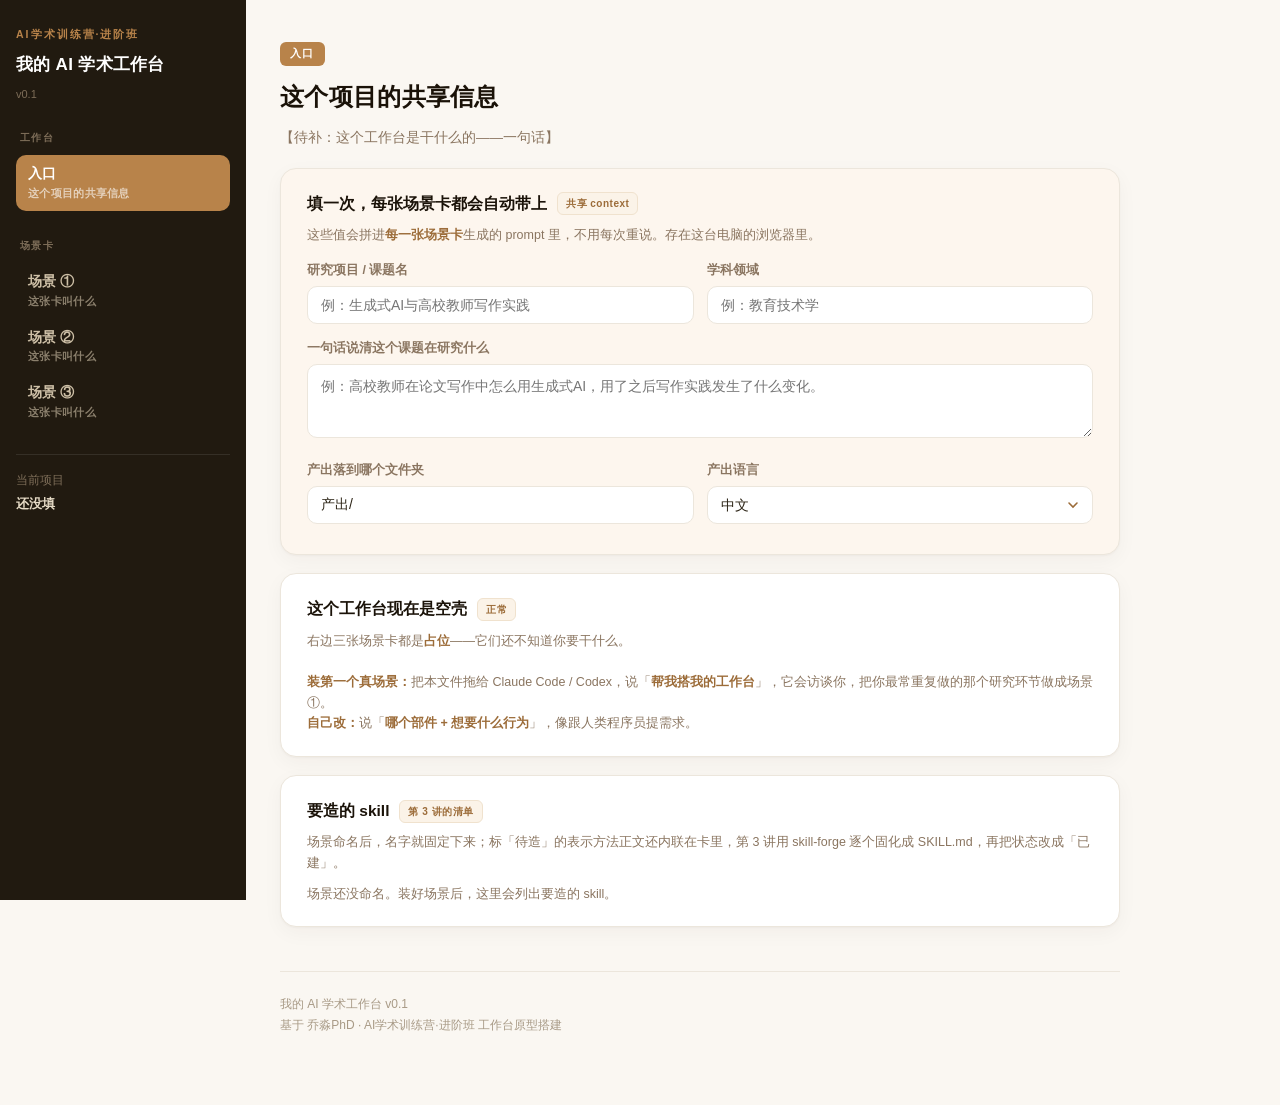
<file: skills/project-setting/原型/AI工作台-原型.html>
<!DOCTYPE html>
<html lang="zh-CN">
<head>
<meta charset="UTF-8">
<meta name="viewport" content="width=device-width, initial-scale=1.0">
<title>我的 AI 学术工作台</title>
<!--
  ═══════════════════════════════════════════════════════════════
  AI 学术工作台 · 原型
  乔淼PhD · AI学术训练营·进阶班 | 学员个人工作台起点

  ── 你要改的东西都在下面 <script> 开头的四个常量里 ──────────
  WB_NAME / WB_OWNER / WB_PURPOSE / WB_VERSION
  导航、页脚、标签页标题都由它们自动填，不要在 HTML 里手写。

  ── 版本约定 ──────────────────────────────────────────────
    0.x  = 还在自己折腾，没给别人用
    1.0  = 第一个真正拿来干活 / 给别人用的版本
    1.x  = 之后的迭代
  每改完一轮：WB_VERSION 加 0.1 + 在 工作台版本/CHANGELOG.md 记一条。
  想冻结快照：在本文件夹跑 ./快照.sh

  ── 这个工作台现在是空壳 ──────────────────────────────────
  三张场景卡都是占位。第 2 讲用 workbench-builder 往里装第一个真场景。
  想自己改：把本文件拖给 Claude Code / Codex，说「哪个部件 + 想要什么行为」。
  ═══════════════════════════════════════════════════════════════
-->
<style>
  :root {
    --ink:#2c2416; --ink-strong:#1a1208; --muted:#8a7560; --faint:#a89a86;
    --line:#ece6dc; --line-soft:#f3efe7; --card:#ffffff; --bg:#faf7f2;
    --accent:#b8834a; --accent-dk:#9c6c39; --accent-sft:#fbf3e8;
    --code-bg:#211a10; --code-ink:#ece3d2;
    --nav-bg:#211a10; --nav-ink:#cdbfa6;
    --ok:#5c7f52; --ok-sft:#eef3ec;
  }
  * { box-sizing:border-box; margin:0; padding:0; }
  body { font-family:-apple-system,"PingFang SC","Microsoft YaHei","Segoe UI",sans-serif;
    background:var(--bg); color:var(--ink); line-height:1.7; -webkit-font-smoothing:antialiased; }
  .shell { display:flex; min-height:100vh; align-items:stretch; }

  .nav { width:246px; flex-shrink:0; background:var(--nav-bg); color:var(--nav-ink); padding:26px 16px 30px; position:sticky; top:0; height:100vh; overflow-y:auto; }
  .nav .brand { font-size:10.5px; letter-spacing:2px; text-transform:uppercase; color:var(--accent); font-weight:700; }
  .nav h1 { font-size:17px; font-weight:800; color:#fff; margin-top:7px; letter-spacing:.3px; }
  .nav .ver { font-size:11px; color:#7d6d58; margin-top:5px; }
  .nav-group { font-size:10px; letter-spacing:1.4px; text-transform:uppercase; color:#7d6d58; font-weight:700; margin:26px 0 9px 4px; }
  .nav-item { display:block; width:100%; text-align:left; background:none; border:none; color:var(--nav-ink); font-family:inherit;
    font-size:13.5px; font-weight:600; padding:10px 12px; border-radius:10px; cursor:pointer; transition:background .15s,color .15s; line-height:1.4; }
  .nav-item:hover { background:rgba(255,255,255,.06); color:#fff; }
  .nav-item.active { background:var(--accent); color:#fff; }
  .nav-item .ni-sub { display:block; font-size:10.5px; font-weight:600; opacity:.62; margin-top:2px; letter-spacing:.3px; }
  .nav-cur { margin-top:24px; border-top:1px solid rgba(255,255,255,.09); padding-top:16px; font-size:11.5px; color:#7d6d58; }
  .nav-cur b { display:block; color:#e6dbc6; font-size:13px; font-weight:700; margin-top:3px; word-break:break-all; }

  .main { flex:1; min-width:0; padding:38px 34px 70px; }
  .wrap { max-width:840px; }
  .panel { display:none; }
  .panel.active { display:block; }

  .ph-tag { display:inline-block; font-size:10.5px; font-weight:700; letter-spacing:1.4px; color:#fff; background:var(--accent); border-radius:6px; padding:3px 10px; }
  .ph-tag.todo { background:var(--muted); }
  .panel h2 { font-size:24px; font-weight:800; color:var(--ink-strong); margin-top:11px; letter-spacing:.3px; }
  .ph-sub { font-size:13.5px; color:var(--muted); margin-top:9px; max-width:680px; }

  .card { background:var(--card); border:1px solid var(--line); border-radius:16px; padding:22px 26px; margin-top:18px;
    box-shadow:0 1px 2px rgba(44,36,22,.03),0 6px 20px rgba(44,36,22,.04); }
  .card h3 { font-size:15.5px; font-weight:700; color:var(--ink-strong); display:flex; align-items:center; gap:10px; flex-wrap:wrap; }
  .badge-sm { font-size:10px; font-weight:700; letter-spacing:.5px; color:var(--accent-dk); background:var(--accent-sft); border:1px solid #f0e2ce; border-radius:6px; padding:2px 8px; }
  .badge-sm.ok { color:var(--ok); background:var(--ok-sft); border-color:#dce6d8; }
  .hint { font-size:12.5px; color:var(--muted); margin-top:8px; line-height:1.65; }
  .hint b { color:var(--accent-dk); }

  .zone-input  { background:#fdf6ee; }
  .zone-skill  { background:#fbf2e0; border-left:4px solid var(--accent); }
  .zone-action { background:#f3f2ea; }

  .fields { display:grid; grid-template-columns:1fr 1fr; gap:13px; margin-top:14px; }
  .fields.one { grid-template-columns:1fr; }
  @media (max-width:720px){ .fields { grid-template-columns:1fr; } }
  .field label { display:block; font-size:12.5px; font-weight:600; color:var(--muted); margin-bottom:5px; }
  input[type="text"], textarea, select {
    width:100%; border:1.5px solid var(--line); border-radius:10px; padding:10px 13px;
    font-size:14px; font-family:inherit; color:var(--ink); background:#fff; transition:border-color .18s,box-shadow .18s; }
  textarea { min-height:74px; resize:vertical; line-height:1.6; }
  input:focus, textarea:focus, select:focus { outline:none; border-color:var(--accent); box-shadow:0 0 0 3px rgba(184,131,74,.13); }
  select { appearance:none; background-image:url("data:image/svg+xml;utf8,<svg xmlns='http://www.w3.org/2000/svg' width='12' height='12' viewBox='0 0 12 12'><path d='M2 4l4 4 4-4' fill='none' stroke='%239c6c39' stroke-width='1.6' stroke-linecap='round'/></svg>"); background-repeat:no-repeat; background-position:right 13px center; padding-right:34px; cursor:pointer; }

  .actions { display:flex; gap:10px; margin-top:16px; flex-wrap:wrap; }
  button.btn { border:none; border-radius:10px; padding:11px 20px; font-size:14px; font-weight:700; cursor:pointer; font-family:inherit; transition:background .18s,transform .05s; }
  .btn-primary { background:var(--accent); color:#fff; box-shadow:0 2px 8px rgba(184,131,74,.28); }
  .btn-primary:hover { background:var(--accent-dk); }
  .btn-ghost { background:var(--accent-sft); color:var(--accent-dk); border:1px solid #f0e2ce; }
  .btn-ghost:hover { background:#f8ecda; }
  button.btn:active { transform:translateY(1px); }

  .preview { margin-top:18px; }
  .preview-empty { border:1.5px dashed var(--line); border-radius:12px; padding:26px; text-align:center; color:var(--faint); font-size:13px; background:#fdfbf7; }
  .seg { border-radius:13px; overflow:hidden; margin-top:12px; }
  .seg-head { display:flex; align-items:center; gap:8px; padding:10px 15px; font-size:12px; font-weight:700; }
  .seg-head .badge { font-size:10px; letter-spacing:.5px; padding:2px 7px; border-radius:6px; }
  .seg pre { margin:0; padding:15px 17px; white-space:pre-wrap; word-wrap:break-word; font-family:"SF Mono",Menlo,Consolas,monospace; font-size:12.5px; line-height:1.65; }
  .seg--code { background:var(--code-bg); }
  .seg--code .seg-head { background:rgba(255,255,255,.04); color:#d9cdb6; }
  .seg--code .seg-head .badge { background:var(--accent); color:#fff; }
  .seg--code pre { color:var(--code-ink); }
  .seg--skill { background:var(--accent-sft); border:1.5px solid #e2caa4; }
  .seg--skill .seg-head { color:var(--accent-dk); }
  .seg--skill .seg-head .badge { background:var(--accent); color:#fff; }
  .seg--skill pre { color:#5f4a2a; }

  code.k { font-family:"SF Mono",Menlo,monospace; font-size:11.5px; background:var(--line-soft); color:var(--accent-dk); padding:1px 6px; border-radius:5px; }
  .todo-box { border:1.5px dashed #d9c4a2; background:#fdf8f0; border-radius:12px; padding:16px 18px; margin-top:14px; font-size:13px; color:var(--accent-dk); line-height:1.7; }
  .todo-box b { color:var(--ink-strong); }

  .toast { position:fixed; left:50%; bottom:44px; transform:translateX(-50%) translateY(8px);
    background:var(--ink-strong); color:#fff; border-radius:10px; padding:10px 18px; font-size:13px;
    opacity:0; transition:opacity .25s,transform .25s; pointer-events:none; box-shadow:0 8px 26px rgba(26,18,8,.32); z-index:50; }
  .toast.show { opacity:1; transform:translateX(-50%) translateY(0); }
  footer { margin-top:44px; padding-top:22px; border-top:1px solid var(--line); color:var(--faint); font-size:12px; }
</style>
</head>
<body>
<div class="shell">

  <nav class="nav">
    <div class="brand" id="navBrand"></div>
    <h1 id="navName"></h1>
    <div class="ver"><span id="verNav"></span></div>

    <div class="nav-group">工作台</div>
    <button class="nav-item active" data-p="entry" onclick="goPanel('entry')">入口<span class="ni-sub">这个项目的共享信息</span></button>

    <div class="nav-group">场景卡</div>
    <button class="nav-item" data-p="s1" onclick="goPanel('s1')">场景 ①<span class="ni-sub" id="nav-s1">待填</span></button>
    <button class="nav-item" data-p="s2" onclick="goPanel('s2')">场景 ②<span class="ni-sub" id="nav-s2">待填</span></button>
    <button class="nav-item" data-p="s3" onclick="goPanel('s3')">场景 ③<span class="ni-sub" id="nav-s3">待填</span></button>

    <div class="nav-cur">当前项目<b id="navCur">还没填</b></div>
  </nav>

  <main class="main"><div class="wrap">

  <!-- ═══════════ 入口 ═══════════ -->
  <section class="panel active" id="panel-entry">
    <span class="ph-tag">入口</span>
    <h2>这个项目的共享信息</h2>
    <div class="ph-sub" id="purposeLine"></div>

    <div class="card zone-input">
      <h3>填一次，每张场景卡都会自动带上 <span class="badge-sm">共享 context</span></h3>
      <div class="hint">这些值会拼进<b>每一张场景卡</b>生成的 prompt 里，不用每次重说。存在这台电脑的浏览器里。</div>
      <div class="fields">
        <div class="field"><label>研究项目 / 课题名</label><input type="text" id="p-name" placeholder="例：生成式AI与高校教师写作实践" oninput="saveShared()"></div>
        <div class="field"><label>学科领域</label><input type="text" id="p-field" placeholder="例：教育技术学" oninput="saveShared()"></div>
      </div>
      <div class="fields one">
        <div class="field"><label>一句话说清这个课题在研究什么</label>
          <textarea id="p-topic" placeholder="例：高校教师在论文写作中怎么用生成式AI，用了之后写作实践发生了什么变化。" oninput="saveShared()"></textarea></div>
      </div>
      <div class="fields">
        <div class="field"><label>产出落到哪个文件夹</label><input type="text" id="p-out" value="产出/" oninput="saveShared()"></div>
        <div class="field"><label>产出语言</label>
          <select id="p-lang" onchange="saveShared()">
            <option value="中文">中文</option>
            <option value="英文">英文</option>
            <option value="中文正文，术语附英文">中文正文，术语附英文</option>
          </select></div>
      </div>
      <div class="hint" id="savedTip" style="color:var(--ok);"></div>
    </div>

    <div class="card">
      <h3>这个工作台现在是空壳 <span class="badge-sm">正常</span></h3>
      <div class="hint">
        右边三张场景卡都是<b>占位</b>——它们还不知道你要干什么。<br><br>
        <b>装第一个真场景：</b>把本文件拖给 Claude Code / Codex，说「<b>帮我搭我的工作台</b>」，它会访谈你，把你最常重复做的那个研究环节做成场景 ①。<br>
        <b>自己改：</b>说「<b>哪个部件 + 想要什么行为</b>」，像跟人类程序员提需求。
      </div>
    </div>

    <!-- 第 3 讲的造 skill 清单：名字在第 2 讲就定，方法在第 3 讲固化 -->
    <div class="card">
      <h3>要造的 skill <span class="badge-sm">第 3 讲的清单</span></h3>
      <div class="hint">场景命名后，名字就固定下来；标「待造」的表示方法正文还内联在卡里，第 3 讲用 skill-forge 逐个固化成 SKILL.md，再把状态改成「已建」。</div>
      <div id="skillPlan" style="margin-top:10px;"></div>
    </div>
  </section>


  <!-- ═══════════════════════════════════════════════════════════
       场景卡 1 · 占位
       三个部件都在。第 2 讲用 workbench-builder 往里装真东西，
       或者你自己把这段拖给 AI 说「哪个部件 + 想要什么行为」。
       ═══════════════════════════════════════════════════════════ -->
  <section class="panel" id="panel-s1">
    <span class="ph-tag todo">场景 ① · 占位</span>
    <h2 id="s1-title">【待填：这张卡叫什么】</h2>
    <div class="ph-sub">这张卡还没装东西。三个部件的架子在，填上就能用。</div>

    <div class="todo-box">
      <b>怎么把它填起来（第 2 讲会带着做）：</b><br>
      把本文件拖给 Claude Code / Codex，说「<b>帮我搭我的工作台</b>」——它会访谈你，
      问清这个环节你平时怎么做，把方法写成一份 skill，再回来把这张卡填好。
    </div>

    <!-- ◆ 部件① 交互输入 —— 加零件在这里加，加完必须去下面 genS1() 里取值 -->
    <div class="card zone-input">
      <h3>① 交互输入 <span class="badge-sm">这个场景每次要填什么</span></h3>
      <div class="hint">下面是占位零件。真正要几个、什么类型（下拉 / 勾选 / 上传），由这个场景本身决定。</div>
      <div class="fields one">
        <div class="field"><label>这一次的材料 / 输入</label>
          <textarea id="s1-in" placeholder="例：这次要处理的那篇文献、那段数据、那个问题"></textarea></div>
      </div>
      <div class="fields">
        <div class="field"><label>这一次的特别要求</label>
          <input type="text" id="s1-note" placeholder="留空就没有"></div>
        <div class="field"><label>要先读上一个场景的产出吗</label>
          <input type="text" id="s1-up" placeholder="例：产出/文献清单.md（没有就留空）"></div>
      </div>
    </div>

    <!-- ◆ 部件② skill —— 名字先定下来；skill 造出来之前，方法正文内联 -->
    <div class="card zone-skill">
      <h3>② skill <span class="badge-sm">这个场景的学术逻辑</span></h3>
      <div class="hint">名字<b>现在就定</b>，方法可以后补。第 2 讲先把方法正文写在下面；第 3 讲用 skill-forge 把它固化成真的 SKILL.md，再把状态改成「已建」。</div>
      <div class="fields">
        <div class="field"><label>skill 名</label>
          <input type="text" id="s1-skill" value="【待填：调用哪个 skill】" oninput="renderSkillPlan()"></div>
        <div class="field"><label>一句话职责</label>
          <input type="text" id="s1-duty" value="【待填：它负责什么】"></div>
        <div class="field"><label>方法状态</label>
          <select id="s1-state" onchange="syncSkillState('s1')">
            <option value="todo">待造 · 方法正文写在下面</option>
            <option value="ready">已建 · 引用真的 SKILL.md</option>
          </select></div>
      </div>
      <div class="fields one" id="s1-methodwrap">
        <div class="field"><label>方法正文（skill 还没造出来，AI 就按这里执行）</label>
          <textarea id="s1-method" rows="5" placeholder="写清步骤、判断标准、硬约束、什么时候必须停下来问你。这段将来就是 SKILL.md 的初稿。"></textarea></div>
      </div>
    </div>

    <!-- ◆ 部件③ 落盘 -->
    <div class="card zone-action">
      <h3>③ 落盘 <span class="badge-sm">决定下一个场景能不能接上</span></h3>
      <div class="fields one">
        <div class="field"><label>产出写到哪（相对路径）</label>
          <input type="text" id="s1-out" value="【待填：如 产出/精读笔记.md】"></div>
      </div>
      <div class="actions">
        <button class="btn btn-primary" onclick="genS1()">生成 prompt</button>
        <button class="btn btn-ghost" onclick="copyLast('s1')">一键复制</button>
      </div>
      <div class="preview" id="s1-preview"><div class="preview-empty">填完上面，点「生成 prompt」。</div></div>
    </div>
  </section>

  <!-- ═══════════════════════════════════════════════════════════
       场景卡 2 · 占位
       三个部件都在。第 2 讲用 workbench-builder 往里装真东西，
       或者你自己把这段拖给 AI 说「哪个部件 + 想要什么行为」。
       ═══════════════════════════════════════════════════════════ -->
  <section class="panel" id="panel-s2">
    <span class="ph-tag todo">场景 ② · 占位</span>
    <h2 id="s2-title">【待填：这张卡叫什么】</h2>
    <div class="ph-sub">这张卡还没装东西。三个部件的架子在，填上就能用。</div>

    <div class="todo-box">
      <b>怎么把它填起来（第 2 讲会带着做）：</b><br>
      把本文件拖给 Claude Code / Codex，说「<b>帮我搭我的工作台</b>」——它会访谈你，
      问清这个环节你平时怎么做，把方法写成一份 skill，再回来把这张卡填好。
    </div>

    <!-- ◆ 部件① 交互输入 —— 加零件在这里加，加完必须去下面 genS2() 里取值 -->
    <div class="card zone-input">
      <h3>① 交互输入 <span class="badge-sm">这个场景每次要填什么</span></h3>
      <div class="hint">下面是占位零件。真正要几个、什么类型（下拉 / 勾选 / 上传），由这个场景本身决定。</div>
      <div class="fields one">
        <div class="field"><label>这一次的材料 / 输入</label>
          <textarea id="s2-in" placeholder="例：这次要处理的那篇文献、那段数据、那个问题"></textarea></div>
      </div>
      <div class="fields">
        <div class="field"><label>这一次的特别要求</label>
          <input type="text" id="s2-note" placeholder="留空就没有"></div>
        <div class="field"><label>要先读上一个场景的产出吗</label>
          <input type="text" id="s2-up" placeholder="例：产出/文献清单.md（没有就留空）"></div>
      </div>
    </div>

    <!-- ◆ 部件② skill —— 名字先定下来；skill 造出来之前，方法正文内联 -->
    <div class="card zone-skill">
      <h3>② skill <span class="badge-sm">这个场景的学术逻辑</span></h3>
      <div class="hint">名字<b>现在就定</b>，方法可以后补。第 2 讲先把方法正文写在下面；第 3 讲用 skill-forge 把它固化成真的 SKILL.md，再把状态改成「已建」。</div>
      <div class="fields">
        <div class="field"><label>skill 名</label>
          <input type="text" id="s2-skill" value="【待填：调用哪个 skill】" oninput="renderSkillPlan()"></div>
        <div class="field"><label>一句话职责</label>
          <input type="text" id="s2-duty" value="【待填：它负责什么】"></div>
        <div class="field"><label>方法状态</label>
          <select id="s2-state" onchange="syncSkillState('s2')">
            <option value="todo">待造 · 方法正文写在下面</option>
            <option value="ready">已建 · 引用真的 SKILL.md</option>
          </select></div>
      </div>
      <div class="fields one" id="s2-methodwrap">
        <div class="field"><label>方法正文（skill 还没造出来，AI 就按这里执行）</label>
          <textarea id="s2-method" rows="5" placeholder="写清步骤、判断标准、硬约束、什么时候必须停下来问你。这段将来就是 SKILL.md 的初稿。"></textarea></div>
      </div>
    </div>

    <!-- ◆ 部件③ 落盘 -->
    <div class="card zone-action">
      <h3>③ 落盘 <span class="badge-sm">决定下一个场景能不能接上</span></h3>
      <div class="fields one">
        <div class="field"><label>产出写到哪（相对路径）</label>
          <input type="text" id="s2-out" value="【待填：如 产出/精读笔记.md】"></div>
      </div>
      <div class="actions">
        <button class="btn btn-primary" onclick="genS2()">生成 prompt</button>
        <button class="btn btn-ghost" onclick="copyLast('s2')">一键复制</button>
      </div>
      <div class="preview" id="s2-preview"><div class="preview-empty">填完上面，点「生成 prompt」。</div></div>
    </div>
  </section>

  <!-- ═══════════════════════════════════════════════════════════
       场景卡 3 · 占位
       三个部件都在。第 2 讲用 workbench-builder 往里装真东西，
       或者你自己把这段拖给 AI 说「哪个部件 + 想要什么行为」。
       ═══════════════════════════════════════════════════════════ -->
  <section class="panel" id="panel-s3">
    <span class="ph-tag todo">场景 ③ · 占位</span>
    <h2 id="s3-title">【待填：这张卡叫什么】</h2>
    <div class="ph-sub">这张卡还没装东西。三个部件的架子在，填上就能用。</div>

    <div class="todo-box">
      <b>怎么把它填起来（第 2 讲会带着做）：</b><br>
      把本文件拖给 Claude Code / Codex，说「<b>帮我搭我的工作台</b>」——它会访谈你，
      问清这个环节你平时怎么做，把方法写成一份 skill，再回来把这张卡填好。
    </div>

    <!-- ◆ 部件① 交互输入 —— 加零件在这里加，加完必须去下面 genS3() 里取值 -->
    <div class="card zone-input">
      <h3>① 交互输入 <span class="badge-sm">这个场景每次要填什么</span></h3>
      <div class="hint">下面是占位零件。真正要几个、什么类型（下拉 / 勾选 / 上传），由这个场景本身决定。</div>
      <div class="fields one">
        <div class="field"><label>这一次的材料 / 输入</label>
          <textarea id="s3-in" placeholder="例：这次要处理的那篇文献、那段数据、那个问题"></textarea></div>
      </div>
      <div class="fields">
        <div class="field"><label>这一次的特别要求</label>
          <input type="text" id="s3-note" placeholder="留空就没有"></div>
        <div class="field"><label>要先读上一个场景的产出吗</label>
          <input type="text" id="s3-up" placeholder="例：产出/文献清单.md（没有就留空）"></div>
      </div>
    </div>

    <!-- ◆ 部件② skill —— 名字先定下来；skill 造出来之前，方法正文内联 -->
    <div class="card zone-skill">
      <h3>② skill <span class="badge-sm">这个场景的学术逻辑</span></h3>
      <div class="hint">名字<b>现在就定</b>，方法可以后补。第 2 讲先把方法正文写在下面；第 3 讲用 skill-forge 把它固化成真的 SKILL.md，再把状态改成「已建」。</div>
      <div class="fields">
        <div class="field"><label>skill 名</label>
          <input type="text" id="s3-skill" value="【待填：调用哪个 skill】" oninput="renderSkillPlan()"></div>
        <div class="field"><label>一句话职责</label>
          <input type="text" id="s3-duty" value="【待填：它负责什么】"></div>
        <div class="field"><label>方法状态</label>
          <select id="s3-state" onchange="syncSkillState('s3')">
            <option value="todo">待造 · 方法正文写在下面</option>
            <option value="ready">已建 · 引用真的 SKILL.md</option>
          </select></div>
      </div>
      <div class="fields one" id="s3-methodwrap">
        <div class="field"><label>方法正文（skill 还没造出来，AI 就按这里执行）</label>
          <textarea id="s3-method" rows="5" placeholder="写清步骤、判断标准、硬约束、什么时候必须停下来问你。这段将来就是 SKILL.md 的初稿。"></textarea></div>
      </div>
    </div>

    <!-- ◆ 部件③ 落盘 -->
    <div class="card zone-action">
      <h3>③ 落盘 <span class="badge-sm">决定下一个场景能不能接上</span></h3>
      <div class="fields one">
        <div class="field"><label>产出写到哪（相对路径）</label>
          <input type="text" id="s3-out" value="【待填：如 产出/精读笔记.md】"></div>
      </div>
      <div class="actions">
        <button class="btn btn-primary" onclick="genS3()">生成 prompt</button>
        <button class="btn btn-ghost" onclick="copyLast('s3')">一键复制</button>
      </div>
      <div class="preview" id="s3-preview"><div class="preview-empty">填完上面，点「生成 prompt」。</div></div>
    </div>
  </section>

  <footer id="foot"></footer>

  </div></main>
</div>
<div class="toast" id="toast"></div>

<script>
/* ═══════════════════════════════════════════════════════════
   改这四个常量，别在 HTML 里手写这些值
   ═══════════════════════════════════════════════════════════ */
const WB_NAME    = "我的 AI 学术工作台";
const WB_OWNER   = "";
const WB_PURPOSE = "【待补：这个工作台是干什么的——一句话】";

/* 版本号 · 全站唯一来源
   0.x = 还在自己折腾；1.0 = 第一个真正拿来干活的版本
   每改完一轮 +0.1，并在 工作台版本/CHANGELOG.md 记一条 */
const WB_VERSION = "0.1";

/* ═══════════ 通用 ═══════════ */
const LAST = {};
function esc(s){ return String(s).replace(/[&<>]/g, c => ({"&":"&amp;","<":"&lt;",">":"&gt;"}[c])); }
function val(id){ const el=document.getElementById(id); return el ? (el.value||"").trim() : ""; }

function goPanel(p){
  document.querySelectorAll(".panel").forEach(s=>s.classList.remove("active"));
  document.getElementById("panel-"+p).classList.add("active");
  document.querySelectorAll(".nav-item").forEach(b=>b.classList.toggle("active", b.dataset.p===p));
  window.scrollTo({top:0, behavior:"smooth"});
}
function toast(msg){
  const t=document.getElementById("toast");
  t.textContent=msg; t.classList.add("show");
  setTimeout(()=>t.classList.remove("show"), 1900);
}
async function copyText(text, msg){
  try { await navigator.clipboard.writeText(text); }
  catch(e){ const ta=document.createElement("textarea"); ta.value=text; document.body.appendChild(ta); ta.select(); document.execCommand("copy"); ta.remove(); }
  toast(msg || "已复制，去粘给 Claude Code / Codex 吧");
}
function copyLast(key){
  if(!LAST[key]){ toast("先点「生成 prompt」"); return; }
  copyText(LAST[key], "已复制完整 prompt");
}

/* 三段渲染：深色=机械件，暖色=调用 skill */
function renderPreview(elId, key, parts){
  LAST[key] = [parts.context, parts.skill, parts.output].filter(Boolean).join("\n\n");
  const seg = (cls,badge,lbl,text)=> !text ? "" : `
    <div class="seg ${cls}">
      <div class="seg-head"><span class="badge">${badge}</span><span>${lbl}</span></div>
      <pre>${esc(text)}</pre>
    </div>`;
  document.getElementById(elId).innerHTML =
    seg("seg--code","context","机械件 · 来自部件①", parts.context) +
    seg("seg--skill","skill","调用你的 skill · 部件②", parts.skill) +
    seg("seg--code","落盘","机械件 · 部件③", parts.output);
}

/* ═══════════ 入口的共享信息（localStorage）═══════════ */
const LS_KEY = "my-workbench-shared";
const SHARED_IDS = ["p-name","p-field","p-topic","p-out","p-lang"];

function saveShared(){
  const d={}; SHARED_IDS.forEach(i=>d[i]=val(i));
  try { localStorage.setItem(LS_KEY, JSON.stringify(d)); } catch(e){}
  document.getElementById("navCur").textContent = d["p-name"] || "还没填";
  document.getElementById("savedTip").textContent = d["p-name"] ? "已记住，换张卡也带着" : "";
}
function loadShared(){
  let d={};
  try { const raw=localStorage.getItem(LS_KEY); if(raw) d=JSON.parse(raw); } catch(e){}
  SHARED_IDS.forEach(i=>{ const el=document.getElementById(i); if(el && d[i]) el.value=d[i]; });
  document.getElementById("navCur").textContent = (d["p-name"]||"").trim() || "还没填";
}
function sharedContext(){
  const L=[];
  if(val("p-name"))  L.push("研究项目："+val("p-name"));
  if(val("p-field")) L.push("学科领域："+val("p-field"));
  if(val("p-topic")) L.push("这个课题在研究什么："+val("p-topic"));
  L.push("产出语言："+val("p-lang"));
  return L.join("\n");
}

/* ═══════════════════════════════════════════════════════════
   三张场景卡各有一个生成函数，互不影响。
   —— 加了交互零件，就要回到对应的 genSn() 里把它取出来拼进 context。
      部件① 和部件③ 是绑在一起的：收了值，得有人把值送出去。
   ═══════════════════════════════════════════════════════════ */
function buildScene(id){
  const inp=val(id+"-in"), note=val(id+"-note"), up=val(id+"-up");
  const skill=val(id+"-skill"), duty=val(id+"-duty"), out=val(id+"-out");
  const title=document.getElementById(id+"-title").textContent.trim();

  let context = "## 背景（context）\n\n【项目共享信息】\n" + sharedContext() + "\n\n【本次输入】";
  context += "\n场景：" + title;
  if(inp)  context += "\n这次要处理的：\n" + inp;
  if(note) context += "\n这次的特别要求：" + note;
  if(up)   context += "\n\n先读上一步的产出：`" + up + "`";

  const state  = (document.getElementById(id+"-state")||{}).value || "todo";
  const method = val(id+"-method");
  let skillCall;
  if(state === "ready"){
    skillCall = "## 调用 skill\n\n请使用「" + skill + "」skill 完成这个场景"
      + (duty ? "（它负责：" + duty + "）" : "") + "。\n严格遵循该 skill 内定义的步骤、判断标准、硬约束与停点。";
  } else {
    /* skill 只是占位名，还没造出来。必须说破，否则 AI 会照着名字把方法脑补出来。 */
    skillCall = "## 方法（正文在此，skill 尚未建立）\n\n这个场景将来会固化成 `" + skill + "` skill，"
      + "**但它现在还不存在**。不要去查找、加载或假装读过这个 skill，也不要按名字推测它的内容；"
      + "就按下面的方法正文执行。\n"
      + (duty ? "\n职责：" + duty + "\n" : "")
      + "\n方法正文：\n"
      + (method || "【方法正文还没写。请先告诉我这个场景该怎么做，不要替我编一套方法。】");
  }

  let output = "## 输出落盘\n\n- 产出写到 `" + out + "`，Markdown 格式，开头注明日期和本次输入摘要\n"
    + (up ? "- 跑之前先读 `" + up + "`；**读不到就明说没读到，不要脑补上游产出。**\n" : "")
    + "- 落盘一律用相对路径。";

  renderPreview(id+"-preview", id, { context, skill:skillCall, output });
  toast("生成好了，往下看三块");
}

function syncSkillState(id){
  const ready = document.getElementById(id+"-state").value === "ready";
  document.getElementById(id+"-methodwrap").style.display = ready ? "none" : "";
  renderSkillPlan();
}
/* 第 3 讲的造 skill 清单：哪些名字已经定了、还没造。 */
function renderSkillPlan(){
  const box = document.getElementById("skillPlan");
  if(!box) return;
  const todo = ["s1","s2","s3"].map(id => ({
    id, name: val(id+"-skill"), ready: (document.getElementById(id+"-state")||{}).value === "ready"
  })).filter(x => x.name && x.name.indexOf("【待填") < 0);
  if(!todo.length){ box.innerHTML = '<div class="hint">场景还没命名。装好场景后，这里会列出要造的 skill。</div>'; return; }
  box.innerHTML = '<ul style="margin:0;padding-left:18px;line-height:1.9;">' + todo.map(x =>
    '<li><code>' + esc(x.name) + '</code> <span class="badge-sm' + (x.ready ? ' ok' : '') + '">' +
    (x.ready ? "已建" : "待造") + '</span> <span class="hint" style="display:inline;">场景' + x.id.slice(1) + '</span></li>'
  ).join("") + '</ul>';
}
function genS1(){ buildScene("s1"); }
function genS2(){ buildScene("s2"); }
function genS3(){ buildScene("s3"); }

/* ═══════════ 起飞 ═══════════ */
["s1","s2","s3"].forEach(id=>{
  const t = document.getElementById(id+"-title").textContent.replace(/^【待填：|】$/g,"").trim();
  document.getElementById("nav-"+id).textContent = t.slice(0,12) || "待填";
});
document.getElementById("navBrand").textContent = WB_OWNER || "AI学术训练营·进阶班";
document.getElementById("navName").textContent  = WB_NAME;
document.getElementById("verNav").textContent   = "v" + WB_VERSION;
document.getElementById("purposeLine").textContent = WB_PURPOSE;
document.title = WB_NAME + " v" + WB_VERSION;
document.getElementById("foot").innerHTML =
  esc(WB_NAME) + " v" + WB_VERSION + (WB_OWNER ? " ｜ " + esc(WB_OWNER) : "") +
  "<br>基于 乔淼PhD · AI学术训练营·进阶班 工作台原型搭建";
loadShared();
["s1","s2","s3"].forEach(syncSkillState);
</script>
</body>
</html>
</file>
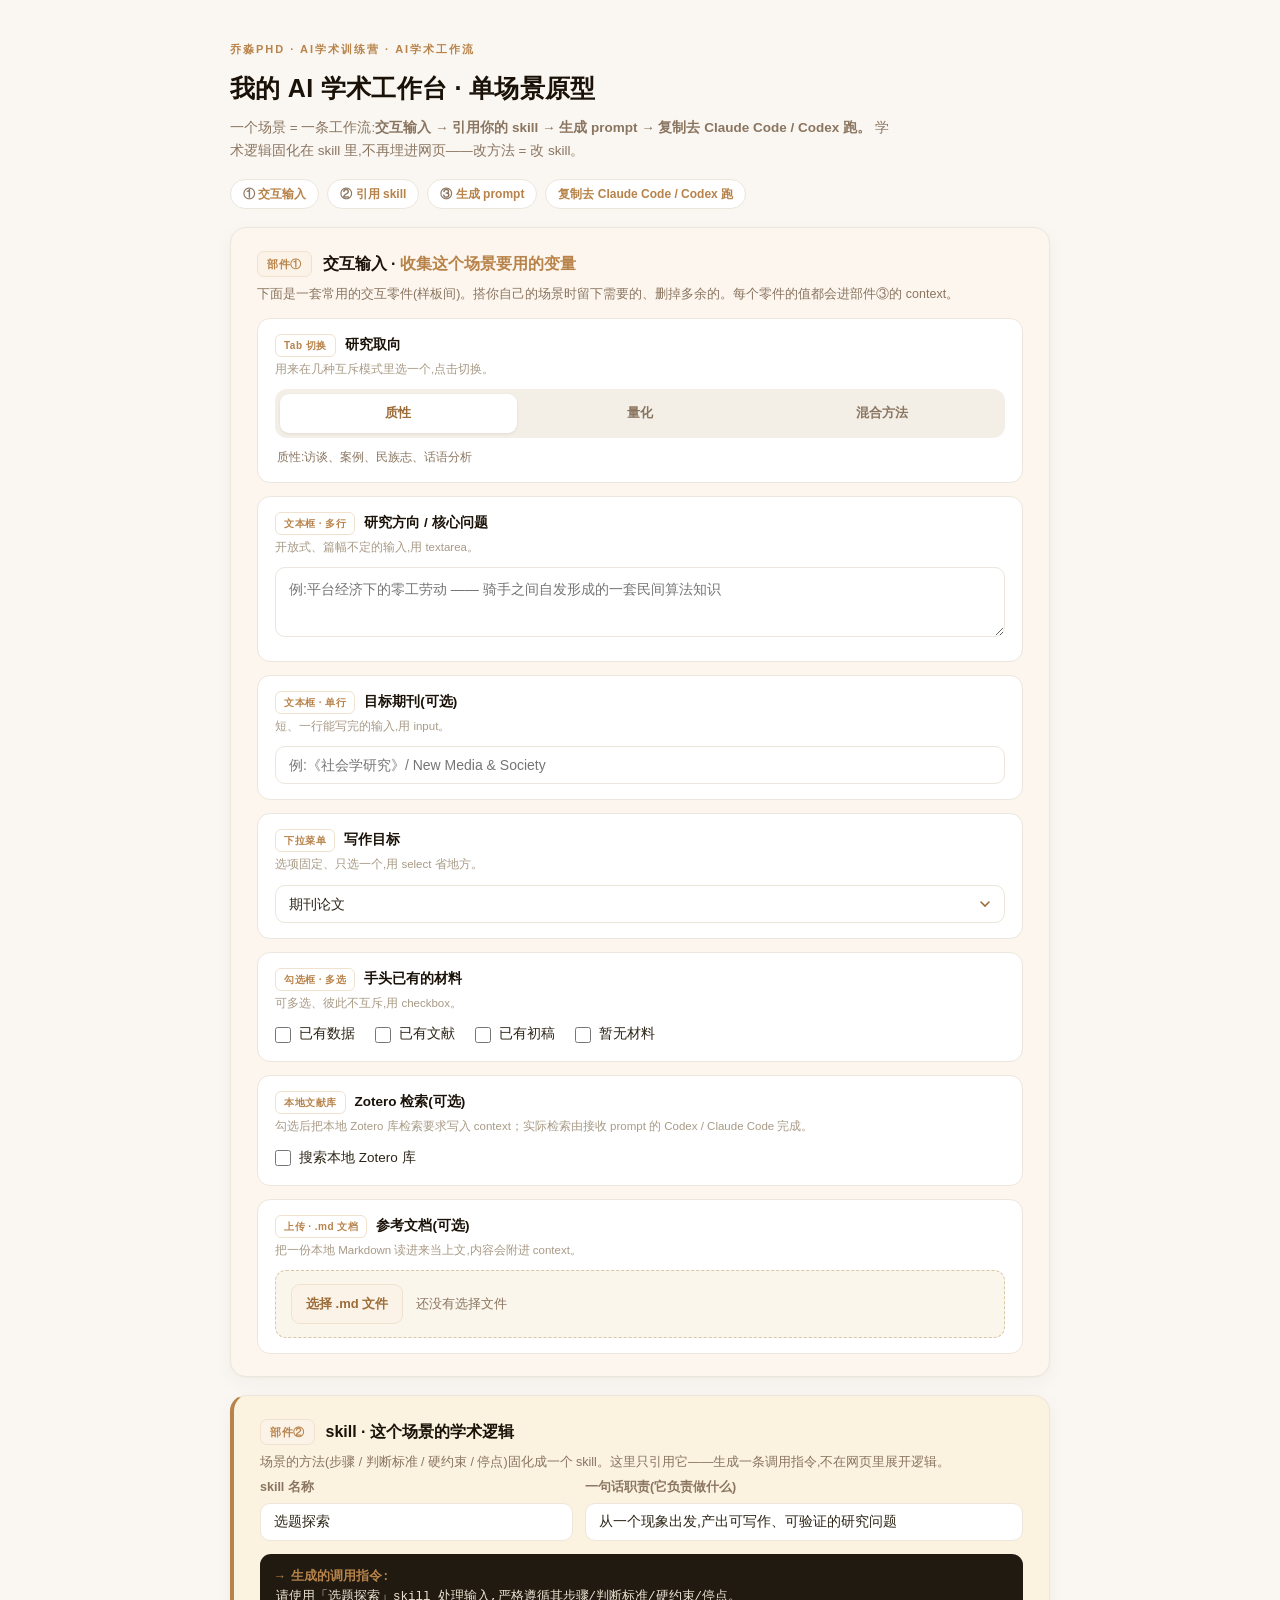
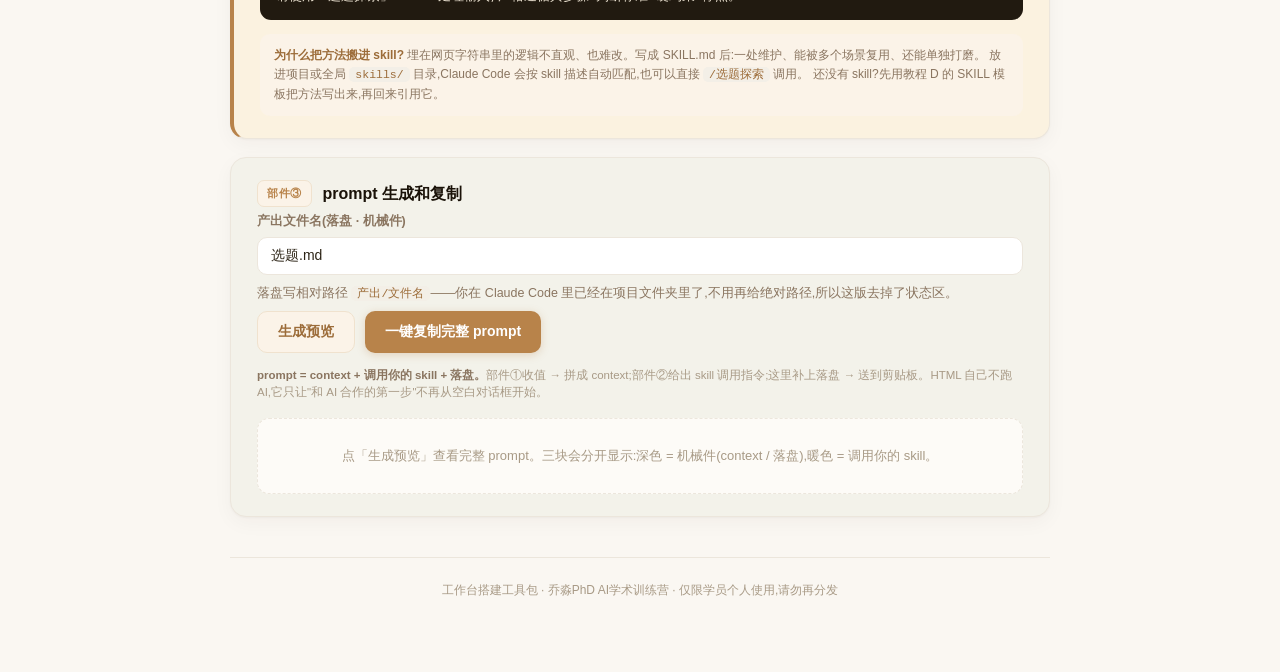
<file: skills/workbench-builder/原型/单场景工作台-原型.html>
<!DOCTYPE html>
<html lang="zh-CN">
<head>
<meta charset="UTF-8">
<meta name="viewport" content="width=device-width, initial-scale=1.0">
<title>我的AI学术工作台 · 单场景原型</title>
<!--
  ═══════════════════════════════════════════════════════════════
  单场景工作台 · 原型
  乔淼PhD · AI学术训练营 · 工作台搭建工具包

  一个场景 = 一条工作流 =
  交互输入 → 引用你的 skill → 生成 prompt → 复制去 Claude Code/Codex 跑。

  整个文件只有三个部件,代码里用 ◆ 部件① ~ ◆ 部件③ 的横幅注释
  标出了每个部件的边界。想改哪里,把这个文件拖给 Claude Code/Codex,
  用大白话说"我要改部件几的什么",就像跟一个人类程序员沟通。

    部件① 交互输入   收输入的各种交互零件:tab / 文本框 / 下拉 / 勾选 / Zotero / 上传 .md
    部件② skill      这个场景的学术逻辑 —— 不写在网页里,而是固化成一个 skill;
                     这里只"引用"它,生成一条 skill 调用指令
    部件③ prompt生成  两个机械件在这里:前段 context(来自部件①)+ 后段 落盘;
                     拼上部件②的调用指令 = 完整 prompt,一键复制

  ★ 关键变化:学术判断不再埋在网页的字符串里,而是搬进 skill。
    改方法 = 改 skill,不用动这个 HTML。
    prompt = context(机械) + 调用你的 skill(方法) + 落盘(机械)。
  ═══════════════════════════════════════════════════════════════
-->
<style>
  :root {
    --ink:        #2c2416;
    --ink-strong: #1a1208;
    --muted:      #8a7560;
    --faint:      #a89a86;
    --line:       #ece6dc;
    --line-soft:  #f3efe7;
    --card:       #ffffff;
    --bg:         #faf7f2;
    --accent:     #b8834a;
    --accent-dk:  #9c6c39;
    --accent-sft: #fbf3e8;
    --code-bg:    #211a10;
    --code-ink:   #ece3d2;
  }
  * { box-sizing: border-box; margin: 0; padding: 0; }
  body {
    font-family: -apple-system, "PingFang SC", "Microsoft YaHei", "Segoe UI", sans-serif;
    background: var(--bg); color: var(--ink);
    line-height: 1.7; padding: 40px 18px 72px;
    -webkit-font-smoothing: antialiased;
  }
  .wrap { max-width: 820px; margin: 0 auto; }

  /* ─── Header ─── */
  .kicker {
    font-size: 11px; letter-spacing: 2px; text-transform: uppercase;
    color: var(--accent); font-weight: 700; margin-bottom: 8px;
  }
  header h1 { font-size: 25px; font-weight: 800; color: var(--ink-strong); letter-spacing: .3px; }
  header .sub { color: var(--muted); font-size: 13.5px; margin-top: 8px; max-width: 660px; }
  header .flow {
    display: inline-flex; flex-wrap: wrap; gap: 8px; margin-top: 16px;
    font-size: 12px; color: var(--muted);
  }
  header .flow span {
    background: var(--card); border: 1px solid var(--line);
    border-radius: 20px; padding: 4px 12px; font-weight: 600;
  }
  header .flow span b { color: var(--accent); font-weight: 700; }

  /* ─── Cards ─── */
  .card {
    background: var(--card); border: 1px solid var(--line);
    border-radius: 16px; padding: 22px 26px; margin-top: 18px;
    box-shadow: 0 1px 2px rgba(44,36,22,.03), 0 6px 20px rgba(44,36,22,.04);
  }
  .card-head { display: flex; align-items: center; gap: 11px; margin-bottom: 4px; }
  .chip {
    flex-shrink: 0; font-size: 11px; font-weight: 700; letter-spacing: .5px;
    color: var(--accent); background: var(--accent-sft);
    border: 1px solid #f0e2ce; border-radius: 7px; padding: 3px 9px;
  }
  .card-head h2 { font-size: 16px; font-weight: 700; color: var(--ink-strong); }
  .card-head .scene { color: var(--accent); }
  .card-desc { font-size: 12.5px; color: var(--muted); margin: 6px 0 4px; }
  /* 三个部件各自的淡色底,做视觉区分(白色输入件在上面更跳)*/
  #form-zone   { background: #fdf6ee; }  /* 部件① 交互输入 · 暖桃 */
  #skill-zone  { background: #fbf2e0; }  /* 部件② skill · 琥珀 */
  #action-zone { background: #f3f2ea; }  /* 部件③ prompt生成 · 砂灰 */
  code.k {
    font-family: "SF Mono", Menlo, monospace; font-size: 11.5px;
    background: var(--line-soft); color: var(--accent-dk); padding: 1px 6px; border-radius: 5px;
  }

  /* ─── 部件① 交互零件(样板间)─── */
  .widget { border: 1px solid var(--line); border-radius: 13px; padding: 15px 17px; margin-top: 13px; background: #fff; }
  .w-head { display: flex; align-items: center; gap: 9px; margin-bottom: 3px; flex-wrap: wrap; }
  .w-tag {
    font-size: 10px; font-weight: 700; letter-spacing: .5px; color: var(--accent);
    background: #fff; border: 1px solid #f0e2ce; border-radius: 6px; padding: 2px 8px;
  }
  .w-name { font-size: 13.5px; font-weight: 700; color: var(--ink-strong); }
  .w-sub { font-size: 11.5px; color: var(--faint); margin-bottom: 10px; }

  label.field { display: block; font-size: 12.5px; font-weight: 600; color: var(--muted); margin: 0 0 5px; }
  input[type="text"], textarea, select {
    width: 100%; border: 1.5px solid var(--line); border-radius: 10px;
    padding: 10px 13px; font-size: 14px; font-family: inherit; color: var(--ink);
    background: #fff; transition: border-color .18s, box-shadow .18s;
  }
  textarea { min-height: 70px; resize: vertical; line-height: 1.6; }
  input:focus, textarea:focus, select:focus {
    outline: none; border-color: var(--accent); box-shadow: 0 0 0 3px rgba(184,131,74,.13);
  }
  select { appearance: none; background-image: url("data:image/svg+xml;utf8,<svg xmlns='http://www.w3.org/2000/svg' width='12' height='12' viewBox='0 0 12 12'><path d='M2 4l4 4 4-4' fill='none' stroke='%239c6c39' stroke-width='1.6' stroke-linecap='round'/></svg>"); background-repeat: no-repeat; background-position: right 13px center; padding-right: 34px; cursor: pointer; }

  /* tabs */
  .tabs { display: flex; gap: 5px; background: var(--line-soft); padding: 5px; border-radius: 12px; }
  .tab { flex: 1; text-align: center; padding: 8px 6px; border-radius: 9px; font-size: 13px; font-weight: 600; color: var(--muted); cursor: pointer; transition: background .15s, color .15s; }
  .tab.active { background: #fff; color: var(--accent-dk); box-shadow: 0 1px 3px rgba(44,36,22,.09); }
  .tab-hint { font-size: 12px; color: var(--muted); margin-top: 9px; padding-left: 2px; }

  /* checkboxes */
  .checks { display: flex; flex-wrap: wrap; gap: 10px 20px; }
  .check { display: inline-flex; align-items: center; gap: 8px; font-size: 13.5px; color: var(--ink); cursor: pointer; }
  .check input { width: 16px; height: 16px; accent-color: var(--accent); cursor: pointer; }

  /* Zotero 本地库检索 */
  .zotero-option { display: flex; align-items: center; gap: 8px; }
  .zotero-query { display: none; margin-top: 10px; }
  .zotero-query.show { display: block; }
  .zotero-query label { display: block; font-size: 12px; color: var(--muted); margin-bottom: 5px; }

  /* file upload */
  .file-drop { display: flex; align-items: center; gap: 13px; border: 1.5px dashed #d8c6a4; border-radius: 11px; padding: 13px 15px; background: #fbf6ec; }
  .file-btn { flex-shrink: 0; font-size: 13px; font-weight: 700; color: var(--accent-dk); background: var(--accent-sft); border: 1px solid #f0e2ce; border-radius: 9px; padding: 8px 14px; cursor: pointer; }
  .file-btn:hover { background: #f8ecda; }
  .file-name { font-size: 12.5px; color: var(--muted); }
  .file-name b { color: var(--accent-dk); font-weight: 700; }

  /* ─── 部件② skill 卡 ─── */
  #skill-zone { border-left: 4px solid var(--accent); }
  .skill-grid { display: grid; grid-template-columns: 1fr 1.4fr; gap: 12px; margin-top: 4px; }
  @media (max-width: 640px) { .skill-grid { grid-template-columns: 1fr; } }
  .skill-note {
    font-size: 12px; color: var(--muted); line-height: 1.6; margin-top: 14px;
    background: var(--accent-sft); border-radius: 10px; padding: 12px 14px;
  }
  .skill-note b { color: var(--accent-dk); }
  .call-preview {
    margin-top: 13px; background: var(--code-bg); border-radius: 11px; padding: 13px 16px;
    font-family: "SF Mono", Menlo, monospace; font-size: 12.5px; line-height: 1.6; color: var(--code-ink);
    white-space: pre-wrap; word-wrap: break-word;
  }
  .call-preview .lead { color: var(--accent); font-weight: 700; }

  /* ─── 部件③ 动作区 ─── */
  .actions { display: flex; gap: 10px; margin-top: 6px; flex-wrap: wrap; }
  button {
    border: none; border-radius: 10px; padding: 11px 20px; font-size: 14px;
    font-weight: 700; cursor: pointer; font-family: inherit;
    transition: background .18s, transform .05s;
  }
  .btn-preview { background: var(--accent-sft); color: var(--accent-dk); border: 1px solid #f0e2ce; }
  .btn-preview:hover { background: #f8ecda; }
  .btn-copy { background: var(--accent); color: #fff; box-shadow: 0 2px 8px rgba(184,131,74,.28); }
  .btn-copy:hover { background: var(--accent-dk); }
  button:active { transform: translateY(1px); }
  .dataflow { font-size: 11.5px; color: var(--faint); margin: 14px 0 2px; line-height: 1.55; }
  .dataflow b { color: var(--muted); font-weight: 600; }

  /* Output segments */
  #preview { margin-top: 16px; }
  .preview-empty {
    border: 1.5px dashed var(--line); border-radius: 12px;
    padding: 26px; text-align: center; color: var(--faint); font-size: 13px; background: #fdfbf7;
  }
  .seg { border-radius: 13px; overflow: hidden; margin-top: 12px; }
  .seg-head { display: flex; align-items: center; gap: 8px; padding: 10px 15px; font-size: 12px; font-weight: 700; }
  .seg-head .badge { font-size: 10px; letter-spacing: .5px; padding: 2px 7px; border-radius: 6px; }
  .seg pre { margin: 0; padding: 15px 17px; white-space: pre-wrap; word-wrap: break-word; font-family: "SF Mono", Menlo, Consolas, monospace; font-size: 12.5px; line-height: 1.65; }
  /* 机械件(context / 落盘)= 深色 */
  .seg--code { background: var(--code-bg); }
  .seg--code .seg-head { background: rgba(255,255,255,.04); color: #d9cdb6; }
  .seg--code .seg-head .badge { background: var(--accent); color: #fff; }
  .seg--code pre { color: var(--code-ink); }
  /* 调用 skill = 暖色高亮(指向部件②的方法) */
  .seg--skill { background: var(--accent-sft); border: 1.5px solid #e2caa4; }
  .seg--skill .seg-head { color: var(--accent-dk); }
  .seg--skill .seg-head .badge { background: var(--accent); color: #fff; }
  .seg--skill pre { color: #5f4a2a; }

  footer { text-align: center; color: var(--faint); font-size: 12px; margin-top: 40px; padding-top: 22px; border-top: 1px solid var(--line); }

  .toast {
    position: fixed; left: 50%; bottom: 44px; transform: translateX(-50%) translateY(8px);
    background: var(--ink-strong); color: #fff; border-radius: 10px; padding: 10px 18px;
    font-size: 13px; opacity: 0; transition: opacity .25s, transform .25s; pointer-events: none;
    box-shadow: 0 8px 26px rgba(26,18,8,.32);
  }
  .toast.show { opacity: 1; transform: translateX(-50%) translateY(0); }
</style>
</head>
<body>
<div class="wrap">

  <header>
    <div class="kicker">乔淼PhD · AI学术训练营 · AI学术工作流</div>
    <h1>我的 AI 学术工作台 · 单场景原型</h1>
    <div class="sub">
      一个场景 = 一条工作流:<b>交互输入 → 引用你的 skill → 生成 prompt → 复制去 Claude Code / Codex 跑。</b>
      学术逻辑固化在 skill 里,不再埋进网页——改方法 = 改 skill。
    </div>
    <div class="flow">
      <span>① <b>交互输入</b></span>
      <span>② <b>引用 skill</b></span>
      <span>③ <b>生成 prompt</b></span>
      <span><b>复制去 Claude Code / Codex 跑</b></span>
    </div>
  </header>

  <!-- ═══════════════════════════════════════════════════════════
       ◆ 部件① 交互输入
       这个场景怎么收输入。原型把常用的交互零件都摆出来当"样板间":
       tab切换 / 文本框 / 下拉菜单 / 勾选框 / 上传 .md 文档。
       搭你自己的场景时,留下用得上的、删掉用不上的、换成你的变量。
       每个零件的值都会被注入部件③的 context。
       ═══════════════════════════════════════════════════════════ -->
  <section class="card" id="form-zone">
    <div class="card-head">
      <span class="chip">部件①</span>
      <h2>交互输入 · <span class="scene">收集这个场景要用的变量</span></h2>
    </div>
    <p class="card-desc">下面是一套常用的交互零件(样板间)。搭你自己的场景时留下需要的、删掉多余的。每个零件的值都会进部件③的 context。</p>

    <!-- 零件 A · Tab 切换 -->
    <div class="widget">
      <div class="w-head"><span class="w-tag">Tab 切换</span><span class="w-name">研究取向</span></div>
      <div class="w-sub">用来在几种互斥模式里选一个,点击切换。</div>
      <div class="tabs" id="tabs">
        <div class="tab active" data-v="质性" onclick="pickTab(this)">质性</div>
        <div class="tab" data-v="量化" onclick="pickTab(this)">量化</div>
        <div class="tab" data-v="混合方法" onclick="pickTab(this)">混合方法</div>
      </div>
      <div class="tab-hint" id="tabHint">质性:访谈、案例、民族志、话语分析</div>
    </div>

    <!-- 零件 B · 多行文本框 -->
    <div class="widget">
      <div class="w-head"><span class="w-tag">文本框 · 多行</span><span class="w-name">研究方向 / 核心问题</span></div>
      <div class="w-sub">开放式、篇幅不定的输入,用 textarea。</div>
      <textarea id="f-topic" placeholder="例:平台经济下的零工劳动 —— 骑手之间自发形成的一套民间算法知识"></textarea>
    </div>

    <!-- 零件 C · 单行文本框 -->
    <div class="widget">
      <div class="w-head"><span class="w-tag">文本框 · 单行</span><span class="w-name">目标期刊(可选)</span></div>
      <div class="w-sub">短、一行能写完的输入,用 input。</div>
      <input type="text" id="f-journal" placeholder="例:《社会学研究》/ New Media &amp; Society">
    </div>

    <!-- 零件 D · 下拉菜单 -->
    <div class="widget">
      <div class="w-head"><span class="w-tag">下拉菜单</span><span class="w-name">写作目标</span></div>
      <div class="w-sub">选项固定、只选一个,用 select 省地方。</div>
      <select id="f-goal">
        <option value="期刊论文">期刊论文</option>
        <option value="硕士论文">硕士论文</option>
        <option value="博士论文">博士论文</option>
        <option value="研究计划(RP)">研究计划(RP)</option>
      </select>
    </div>

    <!-- 零件 E · 勾选框 -->
    <div class="widget">
      <div class="w-head"><span class="w-tag">勾选框 · 多选</span><span class="w-name">手头已有的材料</span></div>
      <div class="w-sub">可多选、彼此不互斥,用 checkbox。</div>
      <div class="checks">
        <label class="check"><input type="checkbox" name="mat" value="已有数据">已有数据</label>
        <label class="check"><input type="checkbox" name="mat" value="已有文献">已有文献</label>
        <label class="check"><input type="checkbox" name="mat" value="已有初稿">已有初稿</label>
        <label class="check"><input type="checkbox" name="mat" value="暂无材料">暂无材料</label>
      </div>
    </div>

    <!-- 零件 F · 搜索本地 Zotero 库 -->
    <div class="widget">
      <div class="w-head"><span class="w-tag">本地文献库</span><span class="w-name">Zotero 检索(可选)</span></div>
      <div class="w-sub">勾选后把本地 Zotero 库检索要求写入 context；实际检索由接收 prompt 的 Codex / Claude Code 完成。</div>
      <label class="check zotero-option">
        <input type="checkbox" id="f-zotero" onchange="toggleZotero()">
        搜索本地 Zotero 库
      </label>
      <div class="zotero-query" id="zoteroQueryWrap">
        <label for="f-zotero-query">检索词(可选；留空则根据研究方向自动提炼)</label>
        <input type="text" id="f-zotero-query" placeholder="例:平台劳动、算法管理、骑手知识">
      </div>
    </div>

    <!-- 零件 G · 上传 .md -->
    <div class="widget">
      <div class="w-head"><span class="w-tag">上传 · .md 文档</span><span class="w-name">参考文档(可选)</span></div>
      <div class="w-sub">把一份本地 Markdown 读进来当上文,内容会附进 context。</div>
      <div class="file-drop">
        <label class="file-btn">选择 .md 文件
          <input type="file" id="f-md" accept=".md,.markdown,text/markdown,text/plain" style="display:none" onchange="readMd(this)">
        </label>
        <span class="file-name" id="mdName">还没有选择文件</span>
      </div>
    </div>
  </section>

  <!-- ═══════════════════════════════════════════════════════════
       ◆ 部件② skill
       这个场景的"学术逻辑"—— 步骤 / 判断标准 / 硬约束 / 停点 ——
       不写在这个网页里,而是固化成一个 skill(一份 SKILL.md)。
       部件② 只负责"引用"它:填 skill 名字 + 一句话职责,
       生成一条 skill 调用指令,交给部件③拼进 prompt。
       改方法 = 改那个 skill,不用动这个 HTML。
       ═══════════════════════════════════════════════════════════ -->
  <section class="card" id="skill-zone">
    <div class="card-head">
      <span class="chip">部件②</span>
      <h2>skill · 这个场景的学术逻辑</h2>
    </div>
    <p class="card-desc">场景的方法(步骤 / 判断标准 / 硬约束 / 停点)固化成一个 skill。这里只引用它——生成一条调用指令,不在网页里展开逻辑。</p>
    <div class="skill-grid">
      <div>
        <label class="field">skill 名称</label>
        <input type="text" id="skillName" value="选题探索" oninput="renderCall()">
      </div>
      <div>
        <label class="field">一句话职责(它负责做什么)</label>
        <input type="text" id="skillDuty" value="从一个现象出发,产出可写作、可验证的研究问题" oninput="renderCall()">
      </div>
    </div>
    <div class="call-preview" id="callPreview"></div>
    <div class="skill-note">
      <b>为什么把方法搬进 skill?</b> 埋在网页字符串里的逻辑不直观、也难改。写成 SKILL.md 后:一处维护、能被多个场景复用、还能单独打磨。
      放进项目或全局 <code class="k">skills/</code> 目录,Claude Code 会按 skill 描述自动匹配,也可以直接 <code class="k">/选题探索</code> 调用。
      还没有 skill?先用教程 D 的 SKILL 模板把方法写出来,再回来引用它。
    </div>
  </section>

  <!-- ═══════════════════════════════════════════════════════════
       ◆ 部件③ prompt 生成和复制
       两个机械件都在这里:
         前段 context ← 部件①各交互零件的值,自动拼装
         后段 落盘   ← 写到哪个文件、什么格式(相对当前工作目录)
       和部件②的 skill 调用指令拼在一起 = 完整 prompt:
         prompt = context + 调用你的 skill + 落盘
       ═══════════════════════════════════════════════════════════ -->
  <section class="card" id="action-zone">
    <div class="card-head">
      <span class="chip">部件③</span>
      <h2>prompt 生成和复制</h2>
    </div>
    <label class="field" for="outFile" style="margin-top:4px">产出文件名(落盘 · 机械件)</label>
    <input type="text" id="outFile" value="选题.md" placeholder="例:选题.md">
    <p class="card-desc" style="margin-top:8px">落盘写相对路径 <code class="k">产出/文件名</code>——你在 Claude Code 里已经在项目文件夹里了,不用再给绝对路径,所以这版去掉了状态区。</p>

    <div class="actions">
      <button class="btn-preview" id="btnPreview">生成预览</button>
      <button class="btn-copy" id="btnCopy">一键复制完整 prompt</button>
    </div>
    <p class="dataflow"><b>prompt = context + 调用你的 skill + 落盘。</b>部件①收值 → 拼成 context;部件②给出 skill 调用指令;这里补上落盘 → 送到剪贴板。HTML 自己不跑 AI,它只让"和 AI 合作的第一步"不再从空白对话框开始。</p>
    <div id="preview">
      <div class="preview-empty">点「生成预览」查看完整 prompt。三块会分开显示:深色 = 机械件(context / 落盘),暖色 = 调用你的 skill。</div>
    </div>
  </section>

  <footer>工作台搭建工具包 · 乔淼PhD AI学术训练营 · 仅限学员个人使用,请勿再分发</footer>
</div>

<div class="toast" id="toast">已复制,去粘给 Claude Code/Codex 吧</div>

<script>
/* ─── 部件① 交互输入的行为 ─── */
let activeTab = "质性";
const TAB_HINTS = {
  "质性": "质性:访谈、案例、民族志、话语分析",
  "量化": "量化:问卷、实验、统计分析",
  "混合方法": "混合方法:质性 + 量化结合,先后或并行"
};
function pickTab(el) {
  document.querySelectorAll("#tabs .tab").forEach(t => t.classList.remove("active"));
  el.classList.add("active");
  activeTab = el.dataset.v;
  document.getElementById("tabHint").textContent = TAB_HINTS[activeTab];
}

let mdName = "", mdText = "";
function readMd(input) {
  const file = input.files && input.files[0];
  if (!file) return;
  const reader = new FileReader();
  reader.onload = (e) => {
    mdText = e.target.result || "";
    mdName = file.name;
    document.getElementById("mdName").innerHTML =
      `已读取 <b>${escapeHTML(mdName)}</b> · 约 ${mdText.length} 字`;
  };
  reader.readAsText(file);
}

function val(id) { return (document.getElementById(id).value || "").trim(); }
function getChecked(name) {
  return [...document.querySelectorAll(`input[name="${name}"]:checked`)].map(c => c.value);
}

function toggleZotero() {
  const enabled = document.getElementById("f-zotero").checked;
  const wrap = document.getElementById("zoteroQueryWrap");
  wrap.classList.toggle("show", enabled);
  if (enabled) document.getElementById("f-zotero-query").focus();
}

/* ─── 部件② skill 调用指令 ─── */
function buildSkillCall() {
  const name = val("skillName") || "(未命名 skill)";
  const duty = val("skillDuty");
  return `## 调用 skill

请使用「${name}」skill 处理上面的输入${duty ? `(该 skill 负责:${duty})` : ""}。
严格遵循该 skill 内定义的步骤、判断标准、硬约束与停点;拿不准处明说,不要编造。
(学术逻辑写在 skill 里,本 prompt 不展开。)`;
}
function renderCall() {
  const name = val("skillName") || "(未命名 skill)";
  document.getElementById("callPreview").innerHTML =
    `<span class="lead">→ 生成的调用指令:</span>\n` + escapeHTML(
      `请使用「${name}」skill 处理输入,严格遵循其步骤/判断标准/硬约束/停点。`);
}

/* ─── 部件③ 组装 prompt(context + skill调用 + 落盘)─── */
function buildContext() {
  const topic   = val("f-topic")   || "【未填研究方向/核心问题】";
  const journal = val("f-journal");
  const goal    = val("f-goal");
  const mats    = getChecked("mat");
  const useZotero = document.getElementById("f-zotero").checked;
  const zoteroQuery = val("f-zotero-query");

  let c = `## 背景(context)

【本次输入】
研究取向:${activeTab}
研究方向/核心问题:${topic}`;
  if (journal) c += `\n目标期刊:${journal}`;
  c += `\n写作目标:${goal}`;
  if (mats.length) c += `\n手头材料:${mats.join("、")}`;
  if (useZotero) {
    c += `\n本地 Zotero 检索:请搜索本地 Zotero 库；检索词:${zoteroQuery || "根据上述研究方向/核心问题自动提炼"}。优先使用库内已有全文与笔记，并列出实际采用文献的题名、作者、年份和 Zotero 条目链接或 citekey。`;
  }
  if (mdName)      c += `\n参考文档:已上传 \`${mdName}\`(约 ${mdText.length} 字),原文见下方附录。`;
  if (mdText) {
    const body = mdText.length > 6000 ? mdText.slice(0, 6000) + "\n…(内容过长,已截断)" : mdText;
    c += `\n\n【参考文档原文 · ${mdName}】\n---\n${body}\n---`;
  }
  return c;
}
function buildOutput() {
  const f = val("outFile") || "产出.md";
  return `## 输出落盘

把最终产出写入当前工作目录下 \`产出/${f}\`(目录不存在则创建),
Markdown 格式,开头注明日期与本次输入摘要,方便下一个场景直接读取。`;
}
function buildParts()  { return { context: buildContext(), skill: buildSkillCall(), output: buildOutput() }; }
function buildPrompt() { const p = buildParts(); return [p.context, p.skill, p.output].join("\n\n"); }

/* ─── 生成预览(三块分开)+ 复制 ─── */
let LAST = { context: "", skill: "", output: "", full: "" };
function escapeHTML(s) { return String(s).replace(/[&<>]/g, c => ({ "&": "&amp;", "<": "&lt;", ">": "&gt;" }[c])); }

function renderPreview() {
  const p = buildParts();
  LAST = { ...p, full: [p.context, p.skill, p.output].join("\n\n") };

  const seg = (cls, badge, lbl, key) => `
    <div class="seg ${cls}">
      <div class="seg-head"><span class="badge">${badge}</span><span class="lbl">${lbl}</span></div>
      <pre>${escapeHTML(LAST[key])}</pre>
    </div>`;

  document.getElementById("preview").innerHTML =
    seg("seg--code",  "context", "机械件 · 来自部件①", "context") +
    seg("seg--skill", "skill",   "调用你的 skill · 部件②", "skill") +
    seg("seg--code",  "落盘",    "机械件 · 部件③", "output");
}

async function copyText(text, msg) {
  try { await navigator.clipboard.writeText(text); }
  catch (e) { const ta = document.createElement("textarea"); ta.value = text; document.body.appendChild(ta); ta.select(); document.execCommand("copy"); ta.remove(); }
  const toast = document.getElementById("toast");
  toast.textContent = msg || "已复制,去粘给 Claude Code/Codex 吧";
  toast.classList.add("show");
  setTimeout(() => toast.classList.remove("show"), 1800);
}

document.getElementById("btnPreview").addEventListener("click", renderPreview);
document.getElementById("btnCopy").addEventListener("click", () => {
  renderPreview();
  copyText(LAST.full, "已复制完整 prompt,去粘给 Claude Code/Codex 吧");
});

renderCall();
</script>
</body>
</html>
</file>
